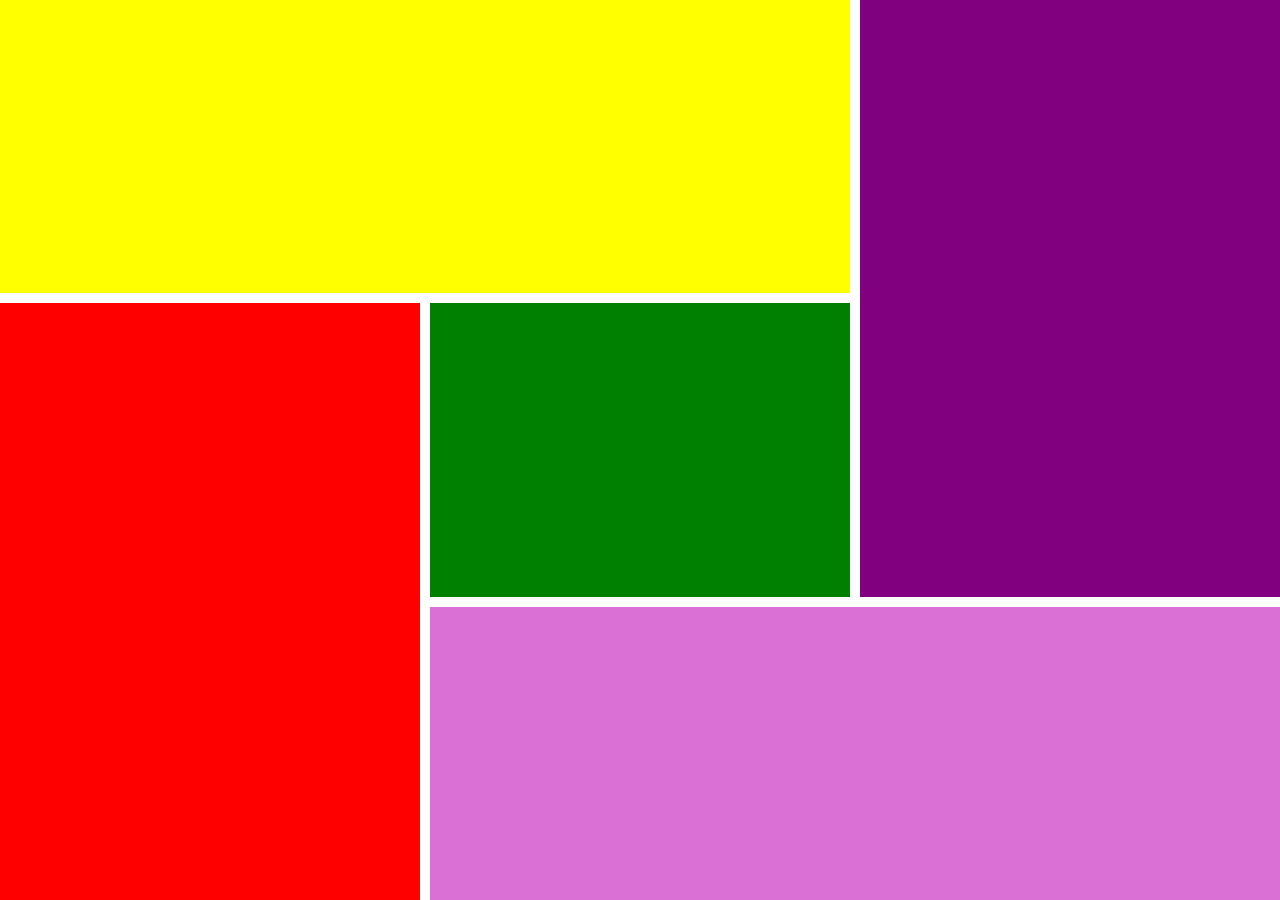
<file: index.html>
<!DOCTYPE html>
<html lang="en">

<head>
  <meta charset="UTF-8">
  <meta http-equiv="X-UA-Compatible" content="IE=edge">
  <meta name="viewport" content="width=device-width, initial-scale=1.0">
  <title>Document</title>

  <link rel="stylesheet" href="style.css">
</head>

<body>

  <div></div>
  <div></div>
  <div></div>
  <div></div>
  <div></div>

</body>

</html>
</file>
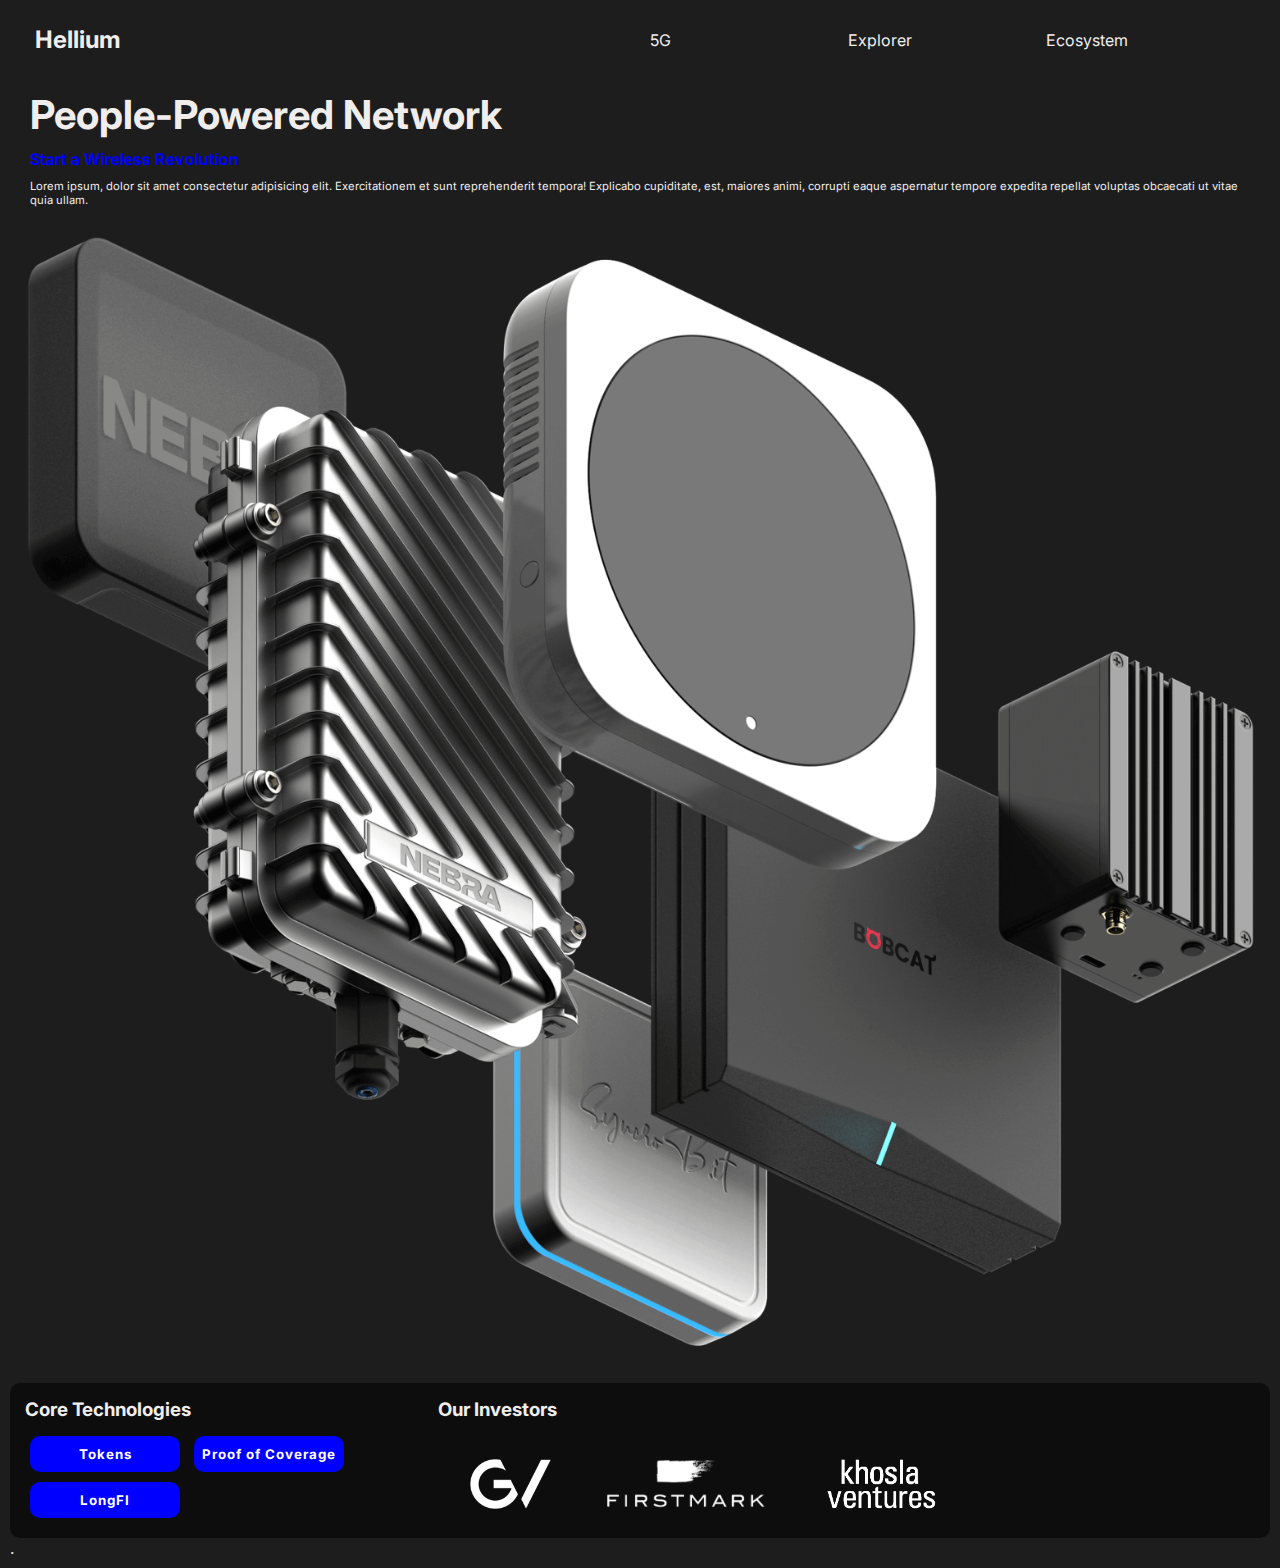
<file: mastering-front-end-5ecb0f94a21d845e4d7139744375e5b5cfa4d60f/index.html>
<!DOCTYPE html>
<html lang="en">

<head>
    <meta charset="UTF-8">
    <meta name="viewport" content="width=device-width, initial-scale=1.0">
    <title>Hellium</title>
    <link rel="stylesheet" href="style.css" />

<body>
    <nav>
        <h2>Hellium</h2>
        <ul>
            <li>5G</li>
            <li>Explorer</li>
            <li>Ecosystem</li>
        </ul>
    </nav>

    <header>
        <div class="header-left">
            <div class="header-left-container">
                <h1>People-Powered Network</h1>
                <h3>Start a Wireless Revolution</h3>
                <p>Lorem ipsum, dolor sit amet consectetur adipisicing elit. Exercitationem et sunt reprehenderit
                    tempora! Explicabo cupiditate, est, maiores animi, corrupti eaque aspernatur tempore expedita
                    repellat voluptas obcaecati ut vitae quia ullam.</p>
            </div>
        </div>
        <div class="header-rigth">
            <img src="./main.png" alt="modem-pic" id="modem">
        </div>
    </header>
    <section class="infos">
        <div class="infos-left">
            <h3>Core Technologies</h3>
            <div class="btn-container">
                <button>Tokens</button>
                <button>Proof of Coverage</button>
                <button>LongFI</button>
            </div>
        </div>
        <div class="infos-right">
            <h3>Our Investors</h3>
            <div class="investors">
                <div class="img-container">
                    <img src="./img/investlogo2blue.png" alt="logo1">
                    <img src="./img/investlogo3blue.png" alt="logo2">
                    <img src="./img/investlogo4blue.png" alt="logo3">
                </div>
            </div>
        </div>

    </section>

</body>

</html>
.
</file>
<file: style.css>
body {
  min-height: 100vh;
  margin: 0;
  display: grid;
  grid-template-columns: 1fr 1fr 1fr;
  grid-template-rows: 1fr 1fr 1fr;
  grid-template-areas:
    "yel yel pur"
    "re gre pur"
    "re vio vio";
  gap: 10px;
}

div:nth-child(1) {
  background: yellow;
  grid-area: yel;
}
div:nth-child(2) {
  background: purple;
  grid-area: pur;
}
div:nth-child(3) {
  background: green;
}
div:nth-child(4) {
  background: red;
  grid-area: re;
}
div:nth-child(5) {
  background: orchid;
  grid-area: vio;
}
</file>
<file: mastering-front-end-5ecb0f94a21d845e4d7139744375e5b5cfa4d60f/style.css>
@import url("https://fonts.googleapis.com/css2?family=Inter:wght@200&family=Oswald:wght@500&display=swap");
* {
  font-family: "inter", sans-serif;
  margin: 0;
  padding: 5px;
  box-sizing: border-box;
}
li {
  list-style: none;
}
p {
  font-size: 0.8rem;
}
body {
  min-height: 100vh;
  background: rgb(29, 29, 29);
  color: rgb(240, 237, 237);
}
nav {
  display: grid;
  grid-template-columns: 50% 50%;
  padding: 10px 20px;
}
nav ul {
  display: grid;
  grid-template-columns: 33% 33% 33%;
}
.header {
  display: flex;
  justify-content: space-around;
  margin: 30px;
}

h1 {
  font-size: 5rem;
}

.header-left-container h3 {
  color: blue;
  font-size: 1.8rem;
}
.header-right {
  width: 50%;
}
#modem {
  width: 100%;
  margin: 0 auto;
}
.infos {
  display: grid;
  grid-template-columns: 33% 66%;
  background: rgb(14, 13, 13);
  border-radius: 10px;
}
.btn-container {
}
button {
  border: none;
  background: blue;
  color: white;
  width: 150px;
  padding: 10px 0;
  border-radius: 10px;
  font-weight: bold;
  letter-spacing: 1px;
  margin: 5px;
}
.infos-right {
  width: 67%;
}
.investors {
  display: flex;
  justify-content: center;
  align-items: center;
  height: 86%;
}
.img-container {
  display: flex;
  justify-content: space-around;
  width: 100%;
}
.img-container img {
  height: 60px;
}

/* ***************media queries */
@media screen and (max-width: 1320px) {
  h1 {
    font-size: 2.5rem;
  }
  .header-left-container h3 {
    font-size: 1rem;
  }
  p {
    font-size: 0.7rem;
  }
}
@media screen and (max-width: 700px) {
  nav {
    grid-template-columns: 35% 65%;
  }
  nav ul {
    font-size: 0.7rem;
  }
}
.header {
  display: block;
}
</file>
